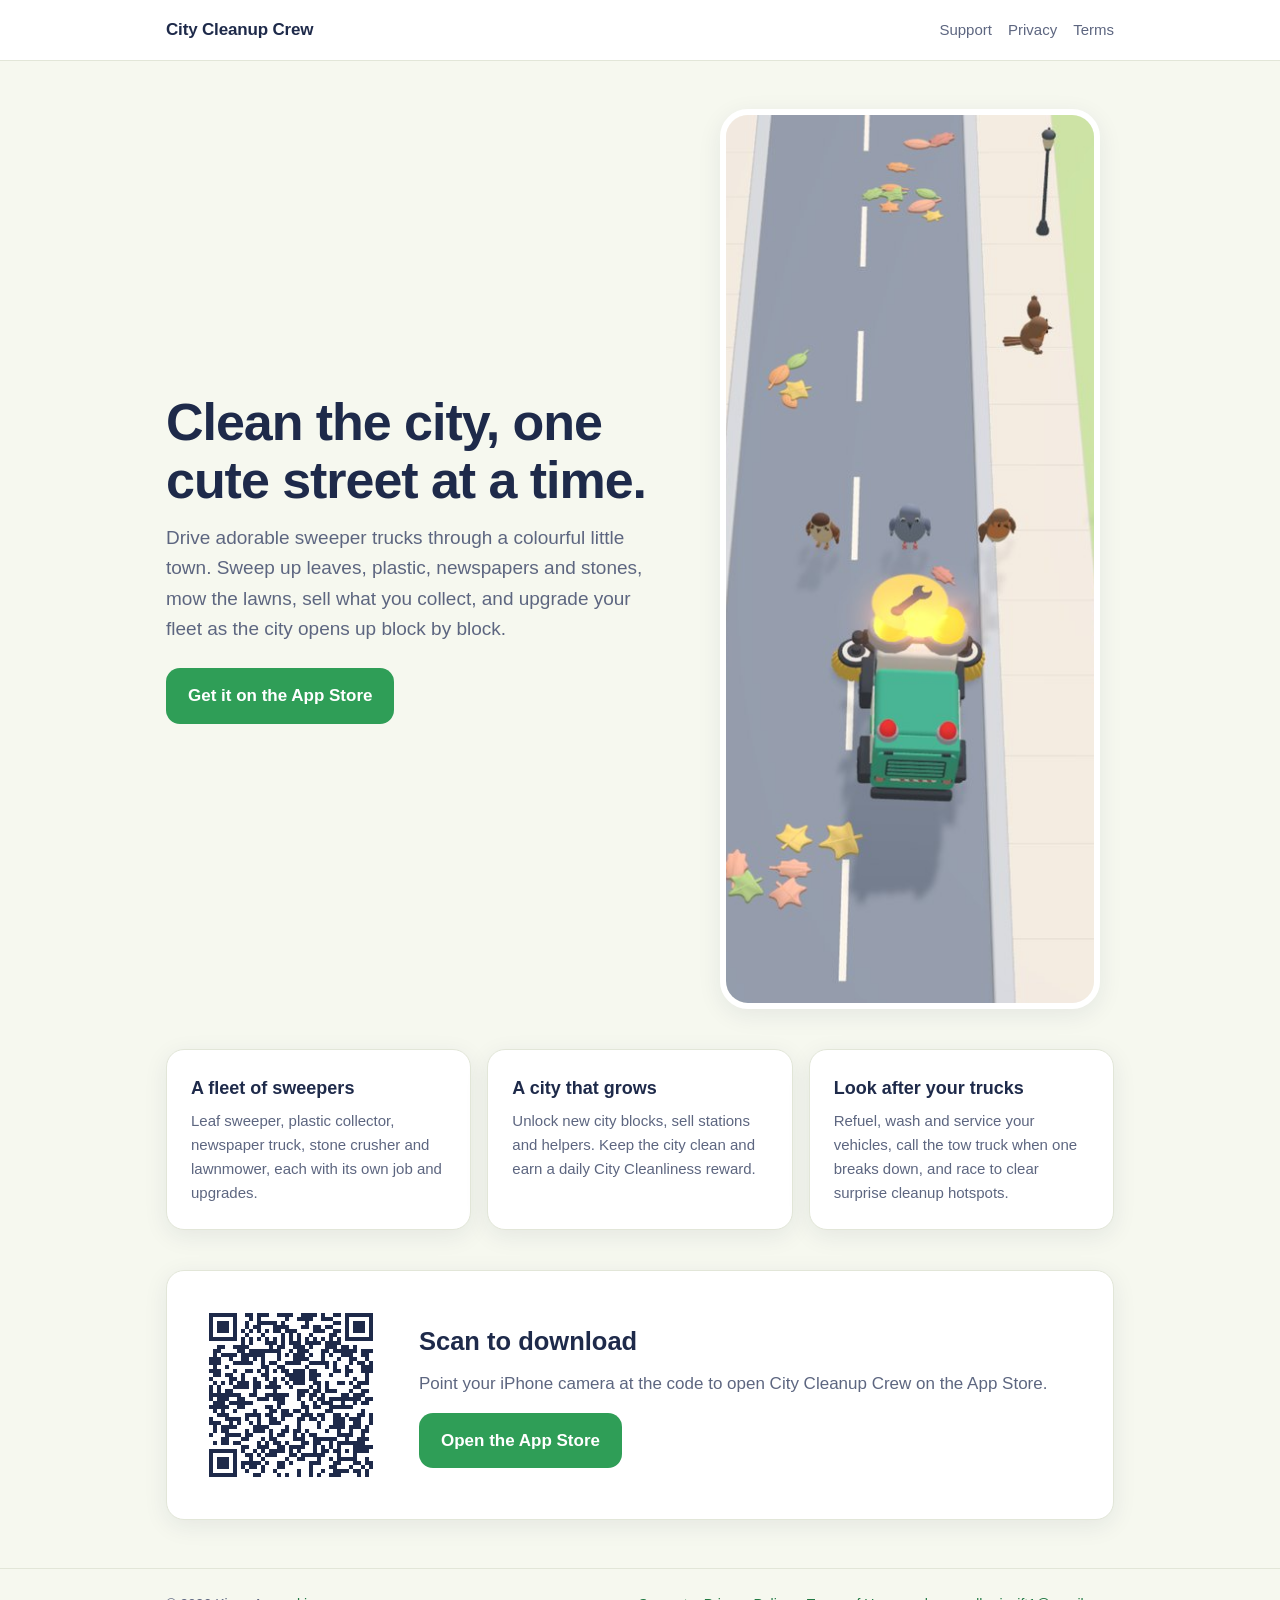
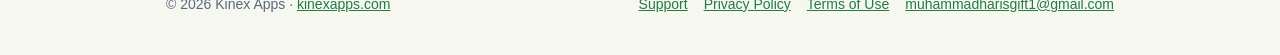
<file: index.html>
<!doctype html>
<html lang="en">
<head>
  <meta charset="utf-8">
  <meta name="viewport" content="width=device-width, initial-scale=1">
  <title>City Cleanup Crew</title>
  <meta name="description" content="City Cleanup Crew is a relaxing city-cleaning game for iPhone and iPad: drive cute sweeper trucks, clear leaves, plastic, newspapers and stones, and keep the whole city sparkling.">
  <link rel="stylesheet" href="assets/style.css">
</head>
<body>
  <header class="site">
    <div class="wrap">
      <a class="brand" href="./">City Cleanup Crew</a>
      <nav class="top" aria-label="Main">
        <a href="support/">Support</a>
        <a href="privacy/">Privacy</a>
        <a href="terms/">Terms</a>
      </nav>
    </div>
  </header>

  <main class="wrap">
    <section class="hero">
      <div>
        <h1>Clean the city, one cute street at a time.</h1>
        <p class="lead">Drive adorable sweeper trucks through a colourful little town. Sweep up leaves, plastic, newspapers and stones, mow the lawns, sell what you collect, and upgrade your fleet as the city opens up block by block.</p>
        <a class="cta" href="download/">Get it on the App Store</a>
      </div>
      <img class="shot" src="assets/hero.jpg" alt="A green sweeper truck driving down a leafy street in City Cleanup Crew, with three small birds on the road ahead" width="720" height="900">
    </section>

    <section class="grid3" aria-label="Features">
      <div class="card">
        <h3>A fleet of sweepers</h3>
        <p>Leaf sweeper, plastic collector, newspaper truck, stone crusher and lawnmower, each with its own job and upgrades.</p>
      </div>
      <div class="card">
        <h3>A city that grows</h3>
        <p>Unlock new city blocks, sell stations and helpers. Keep the city clean and earn a daily City Cleanliness reward.</p>
      </div>
      <div class="card">
        <h3>Look after your trucks</h3>
        <p>Refuel, wash and service your vehicles, call the tow truck when one breaks down, and race to clear surprise cleanup hotspots.</p>
      </div>
    </section>

    <section class="card download" aria-labelledby="dl">
      <img src="assets/qr-app-store.png" alt="QR code that opens City Cleanup Crew on the App Store" width="200" height="200">
      <div>
        <h2 id="dl">Scan to download</h2>
        <p>Point your iPhone camera at the code to open City Cleanup Crew on the App Store.</p>
        <a class="cta" href="download/">Open the App Store</a>
      </div>
    </section>
  </main>

  <footer class="site">
    <div class="wrap">
      <span>&copy; 2026 Kinex Apps &middot; <a href="https://kinexapps.com/">kinexapps.com</a></span>
      <nav aria-label="Legal">
        <a href="support/">Support</a>
        <a href="privacy/">Privacy Policy</a>
        <a href="terms/">Terms of Use</a>
        <a href="mailto:muhammadharisgift1@gmail.com">muhammadharisgift1@gmail.com</a>
      </nav>
    </div>
  </footer>
</body>
</html>
</file>
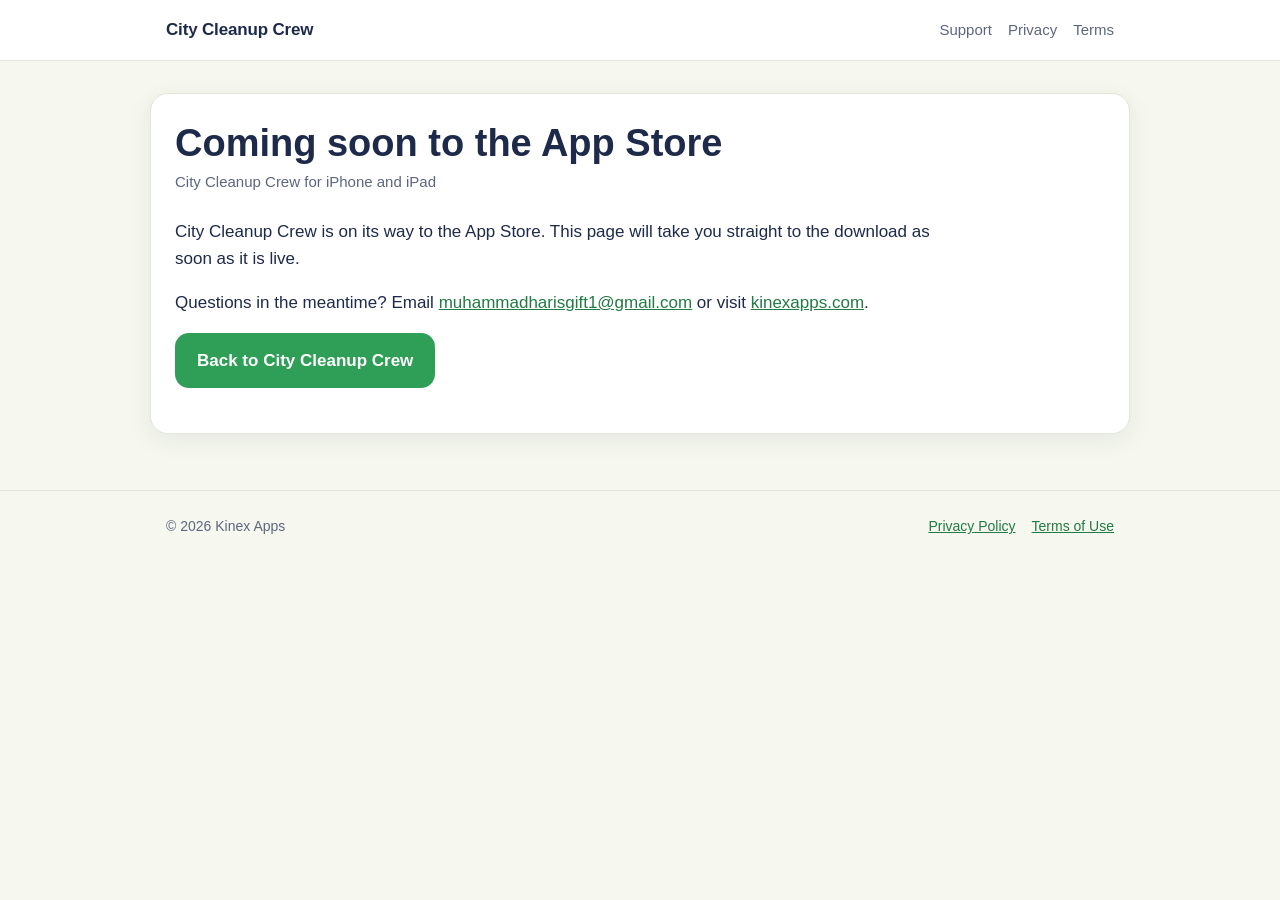
<file: download/index.html>
<!doctype html>
<html lang="en">
<head>
  <meta charset="utf-8">
  <meta name="viewport" content="width=device-width, initial-scale=1">
  <title>Download City Cleanup Crew</title>
  <meta name="description" content="Download City Cleanup Crew on the App Store.">
  <link rel="stylesheet" href="../assets/style.css">
  <script>
    // The QR code always points here, so it never needs to change.
    // Once the app is live, paste its App Store link below (App Store Connect > App Information > Apple ID),
    // e.g. "https://apps.apple.com/app/id1234567890". Visitors are then sent straight to the store.
    var APP_STORE_URL = "";
    if (APP_STORE_URL) { window.location.replace(APP_STORE_URL); }
  </script>
</head>
<body>
  <header class="site">
    <div class="wrap">
      <a class="brand" href="../">City Cleanup Crew</a>
      <nav class="top" aria-label="Main">
        <a href="../support/">Support</a>
        <a href="../privacy/">Privacy</a>
        <a href="../terms/">Terms</a>
      </nav>
    </div>
  </header>
  <main class="doc wrap">
    <div class="card">
      <h1>Coming soon to the App Store</h1>
      <p class="updated">City Cleanup Crew for iPhone and iPad</p>
      <p>City Cleanup Crew is on its way to the App Store. This page will take you straight to the download as soon as it is live.</p>
      <p>Questions in the meantime? Email <a href="mailto:muhammadharisgift1@gmail.com">muhammadharisgift1@gmail.com</a> or visit <a href="https://kinexapps.com/">kinexapps.com</a>.</p>
      <p><a class="cta" href="../">Back to City Cleanup Crew</a></p>
    </div>
  </main>
  <footer class="site">
    <div class="wrap">
      <span>&copy; 2026 Kinex Apps</span>
      <nav aria-label="Legal"><a href="../privacy/">Privacy Policy</a><a href="../terms/">Terms of Use</a></nav>
    </div>
  </footer>
</body>
</html>
</file>
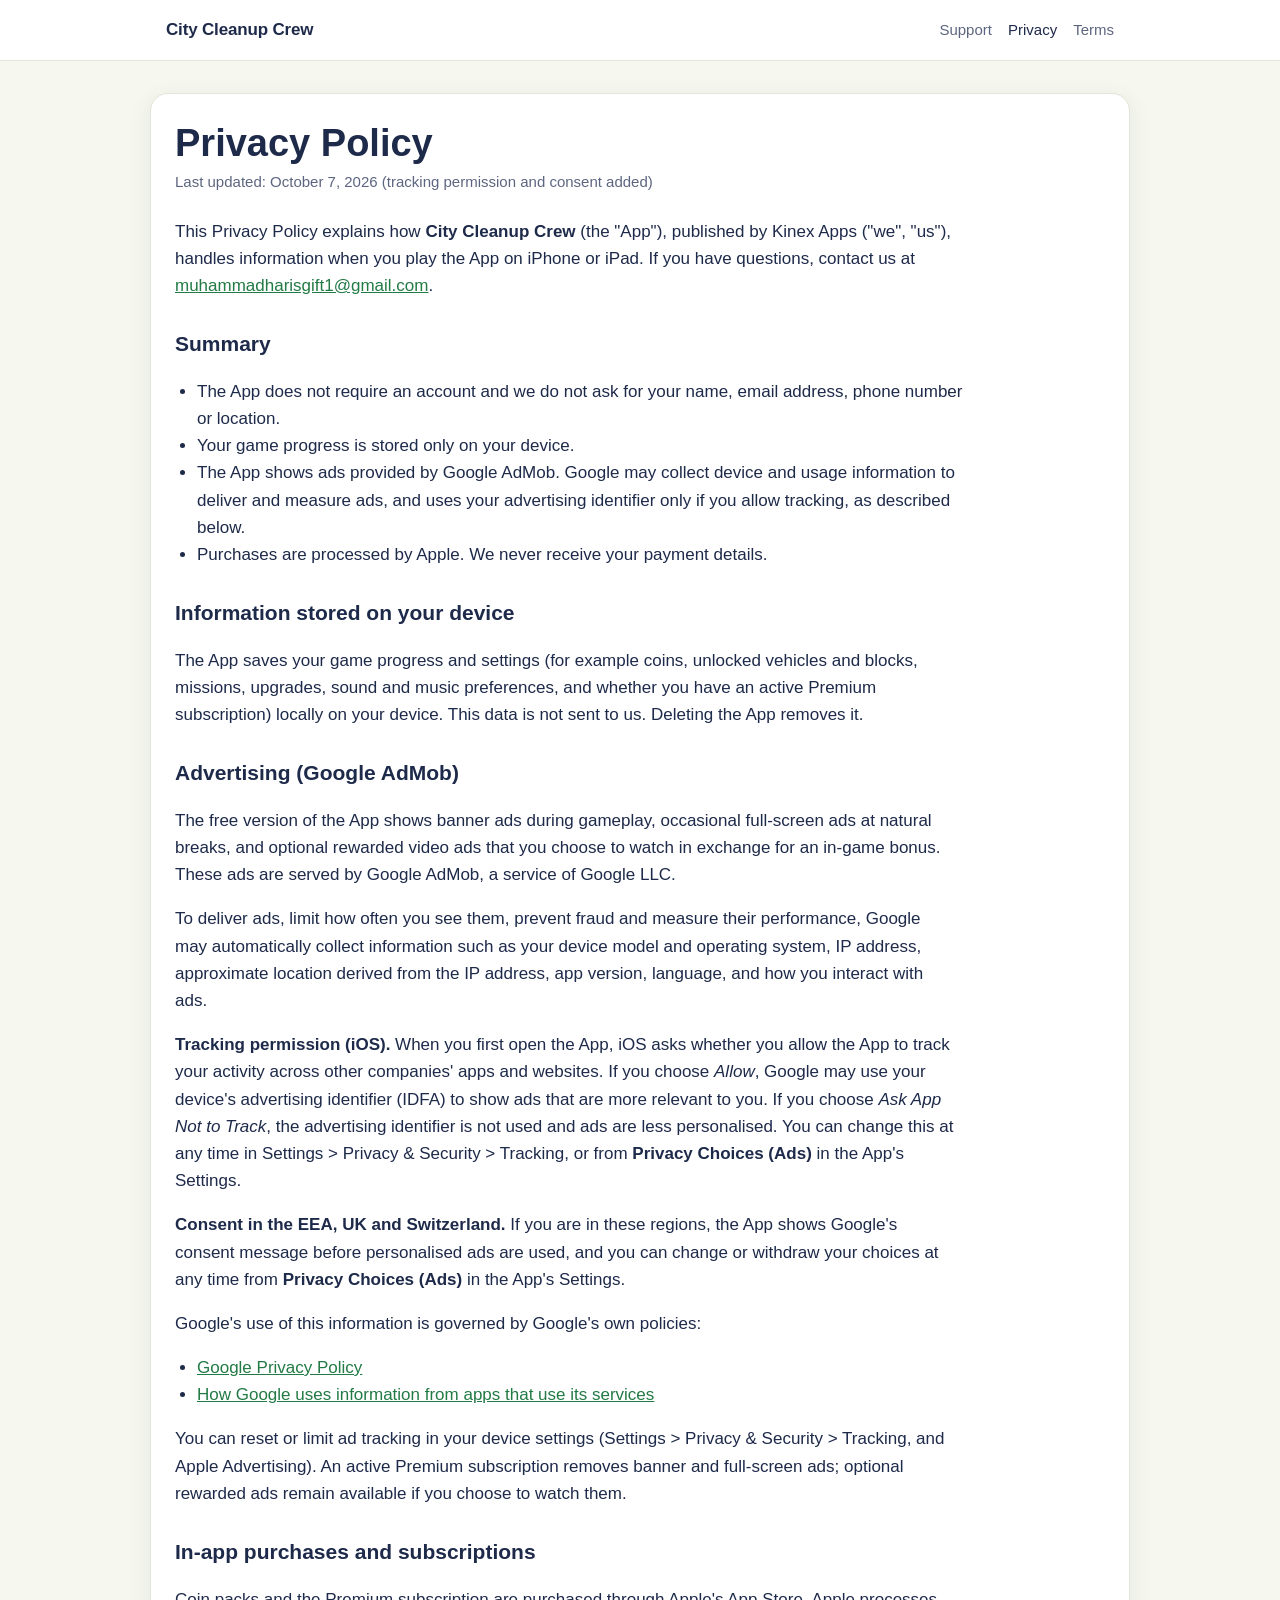
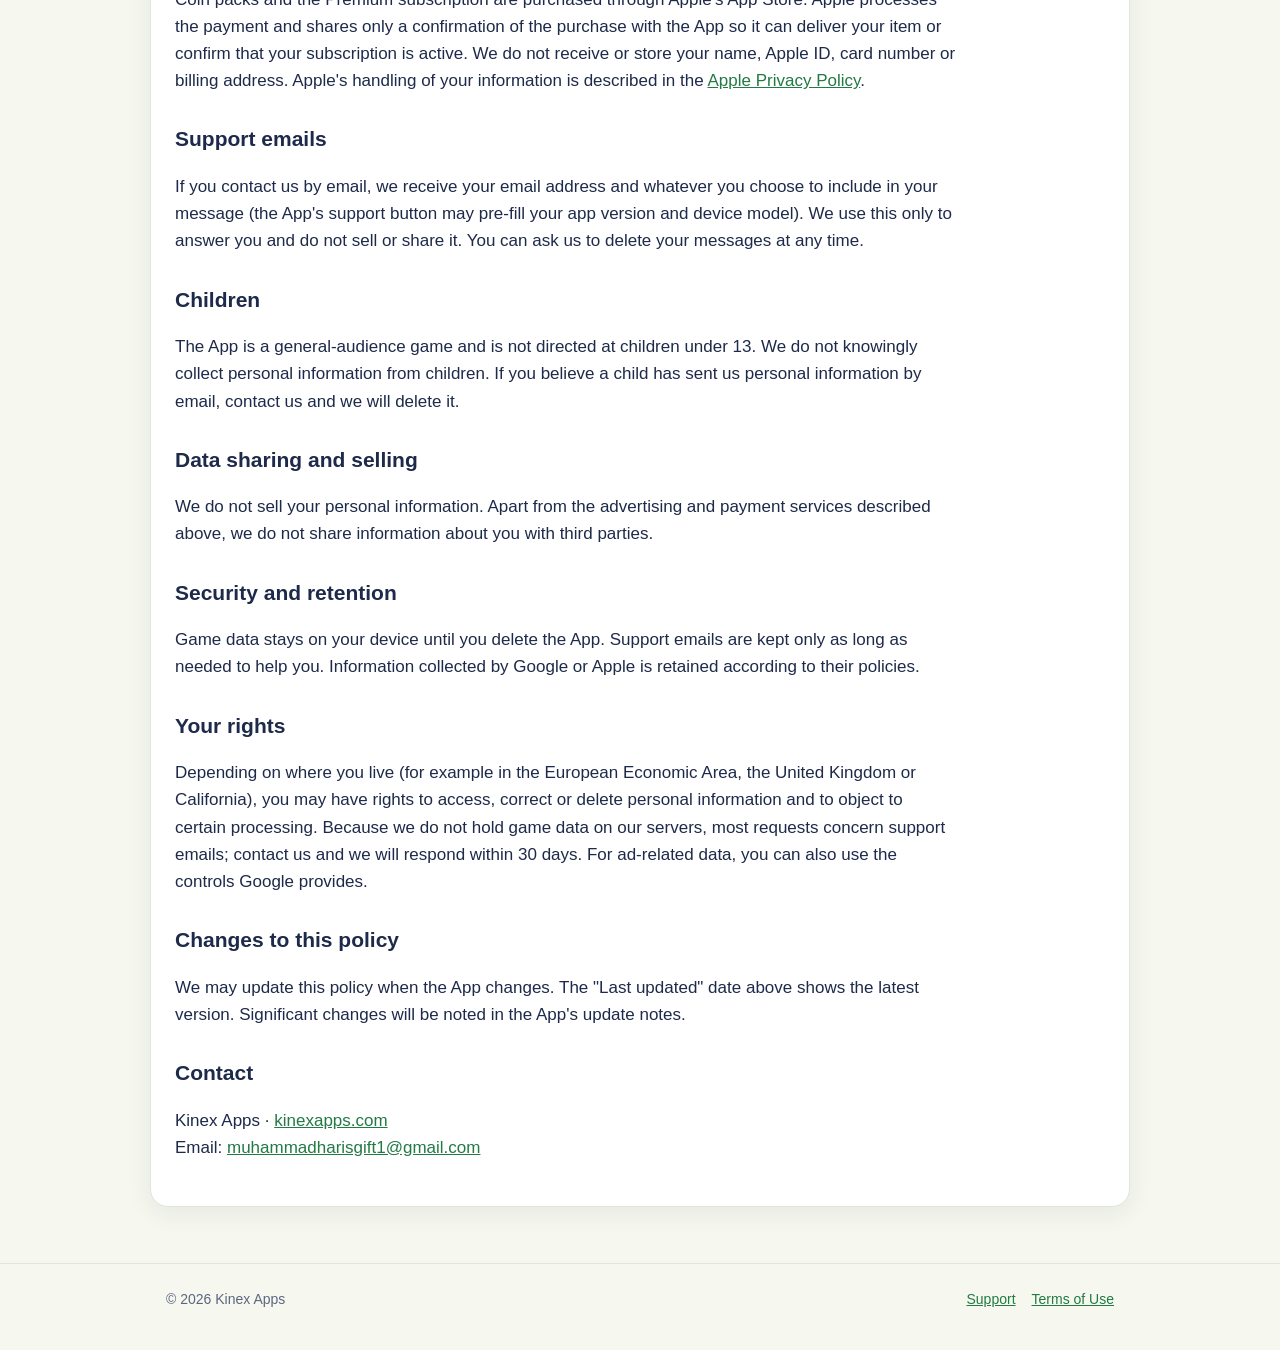
<file: privacy/index.html>
<!doctype html>
<html lang="en">
<head>
  <meta charset="utf-8">
  <meta name="viewport" content="width=device-width, initial-scale=1">
  <title>Privacy Policy - City Cleanup Crew</title>
  <meta name="description" content="Privacy Policy for the City Cleanup Crew game by Kinex Apps.">
  <link rel="stylesheet" href="../assets/style.css">
</head>
<body>
  <header class="site">
    <div class="wrap">
      <a class="brand" href="../">City Cleanup Crew</a>
      <nav class="top" aria-label="Main">
        <a href="../support/">Support</a>
        <a href="./" aria-current="page">Privacy</a>
        <a href="../terms/">Terms</a>
      </nav>
    </div>
  </header>
  <main class="doc wrap">
    <article class="card">
      <h1>Privacy Policy</h1>
      <p class="updated">Last updated: October 7, 2026 (tracking permission and consent added)</p>

      <p>This Privacy Policy explains how <strong>City Cleanup Crew</strong> (the "App"), published by Kinex Apps ("we", "us"), handles information when you play the App on iPhone or iPad. If you have questions, contact us at <a href="mailto:muhammadharisgift1@gmail.com">muhammadharisgift1@gmail.com</a>.</p>

      <h2>Summary</h2>
      <ul>
        <li>The App does not require an account and we do not ask for your name, email address, phone number or location.</li>
        <li>Your game progress is stored only on your device.</li>
        <li>The App shows ads provided by Google AdMob. Google may collect device and usage information to deliver and measure ads, and uses your advertising identifier only if you allow tracking, as described below.</li>
        <li>Purchases are processed by Apple. We never receive your payment details.</li>
      </ul>

      <h2>Information stored on your device</h2>
      <p>The App saves your game progress and settings (for example coins, unlocked vehicles and blocks, missions, upgrades, sound and music preferences, and whether you have an active Premium subscription) locally on your device. This data is not sent to us. Deleting the App removes it.</p>

      <h2>Advertising (Google AdMob)</h2>
      <p>The free version of the App shows banner ads during gameplay, occasional full-screen ads at natural breaks, and optional rewarded video ads that you choose to watch in exchange for an in-game bonus. These ads are served by Google AdMob, a service of Google LLC.</p>
      <p>To deliver ads, limit how often you see them, prevent fraud and measure their performance, Google may automatically collect information such as your device model and operating system, IP address, approximate location derived from the IP address, app version, language, and how you interact with ads.</p>
      <p><strong>Tracking permission (iOS).</strong> When you first open the App, iOS asks whether you allow the App to track your activity across other companies' apps and websites. If you choose <em>Allow</em>, Google may use your device's advertising identifier (IDFA) to show ads that are more relevant to you. If you choose <em>Ask App Not to Track</em>, the advertising identifier is not used and ads are less personalised. You can change this at any time in Settings &gt; Privacy &amp; Security &gt; Tracking, or from <strong>Privacy Choices (Ads)</strong> in the App's Settings.</p>
      <p><strong>Consent in the EEA, UK and Switzerland.</strong> If you are in these regions, the App shows Google's consent message before personalised ads are used, and you can change or withdraw your choices at any time from <strong>Privacy Choices (Ads)</strong> in the App's Settings.</p>
      <p>Google's use of this information is governed by Google's own policies:</p>
      <ul>
        <li><a href="https://policies.google.com/privacy">Google Privacy Policy</a></li>
        <li><a href="https://policies.google.com/technologies/ads">How Google uses information from apps that use its services</a></li>
      </ul>
      <p>You can reset or limit ad tracking in your device settings (Settings &gt; Privacy &amp; Security &gt; Tracking, and Apple Advertising). An active Premium subscription removes banner and full-screen ads; optional rewarded ads remain available if you choose to watch them.</p>

      <h2>In-app purchases and subscriptions</h2>
      <p>Coin packs and the Premium subscription are purchased through Apple's App Store. Apple processes the payment and shares only a confirmation of the purchase with the App so it can deliver your item or confirm that your subscription is active. We do not receive or store your name, Apple ID, card number or billing address. Apple's handling of your information is described in the <a href="https://www.apple.com/legal/privacy/">Apple Privacy Policy</a>.</p>

      <h2>Support emails</h2>
      <p>If you contact us by email, we receive your email address and whatever you choose to include in your message (the App's support button may pre-fill your app version and device model). We use this only to answer you and do not sell or share it. You can ask us to delete your messages at any time.</p>

      <h2>Children</h2>
      <p>The App is a general-audience game and is not directed at children under 13. We do not knowingly collect personal information from children. If you believe a child has sent us personal information by email, contact us and we will delete it.</p>

      <h2>Data sharing and selling</h2>
      <p>We do not sell your personal information. Apart from the advertising and payment services described above, we do not share information about you with third parties.</p>

      <h2>Security and retention</h2>
      <p>Game data stays on your device until you delete the App. Support emails are kept only as long as needed to help you. Information collected by Google or Apple is retained according to their policies.</p>

      <h2>Your rights</h2>
      <p>Depending on where you live (for example in the European Economic Area, the United Kingdom or California), you may have rights to access, correct or delete personal information and to object to certain processing. Because we do not hold game data on our servers, most requests concern support emails; contact us and we will respond within 30 days. For ad-related data, you can also use the controls Google provides.</p>

      <h2>Changes to this policy</h2>
      <p>We may update this policy when the App changes. The "Last updated" date above shows the latest version. Significant changes will be noted in the App's update notes.</p>

      <h2>Contact</h2>
      <p>Kinex Apps &middot; <a href="https://kinexapps.com/">kinexapps.com</a><br>
      Email: <a href="mailto:muhammadharisgift1@gmail.com">muhammadharisgift1@gmail.com</a></p>
    </article>
  </main>
  <footer class="site">
    <div class="wrap">
      <span>&copy; 2026 Kinex Apps</span>
      <nav aria-label="Legal"><a href="../support/">Support</a><a href="../terms/">Terms of Use</a></nav>
    </div>
  </footer>
</body>
</html>
</file>
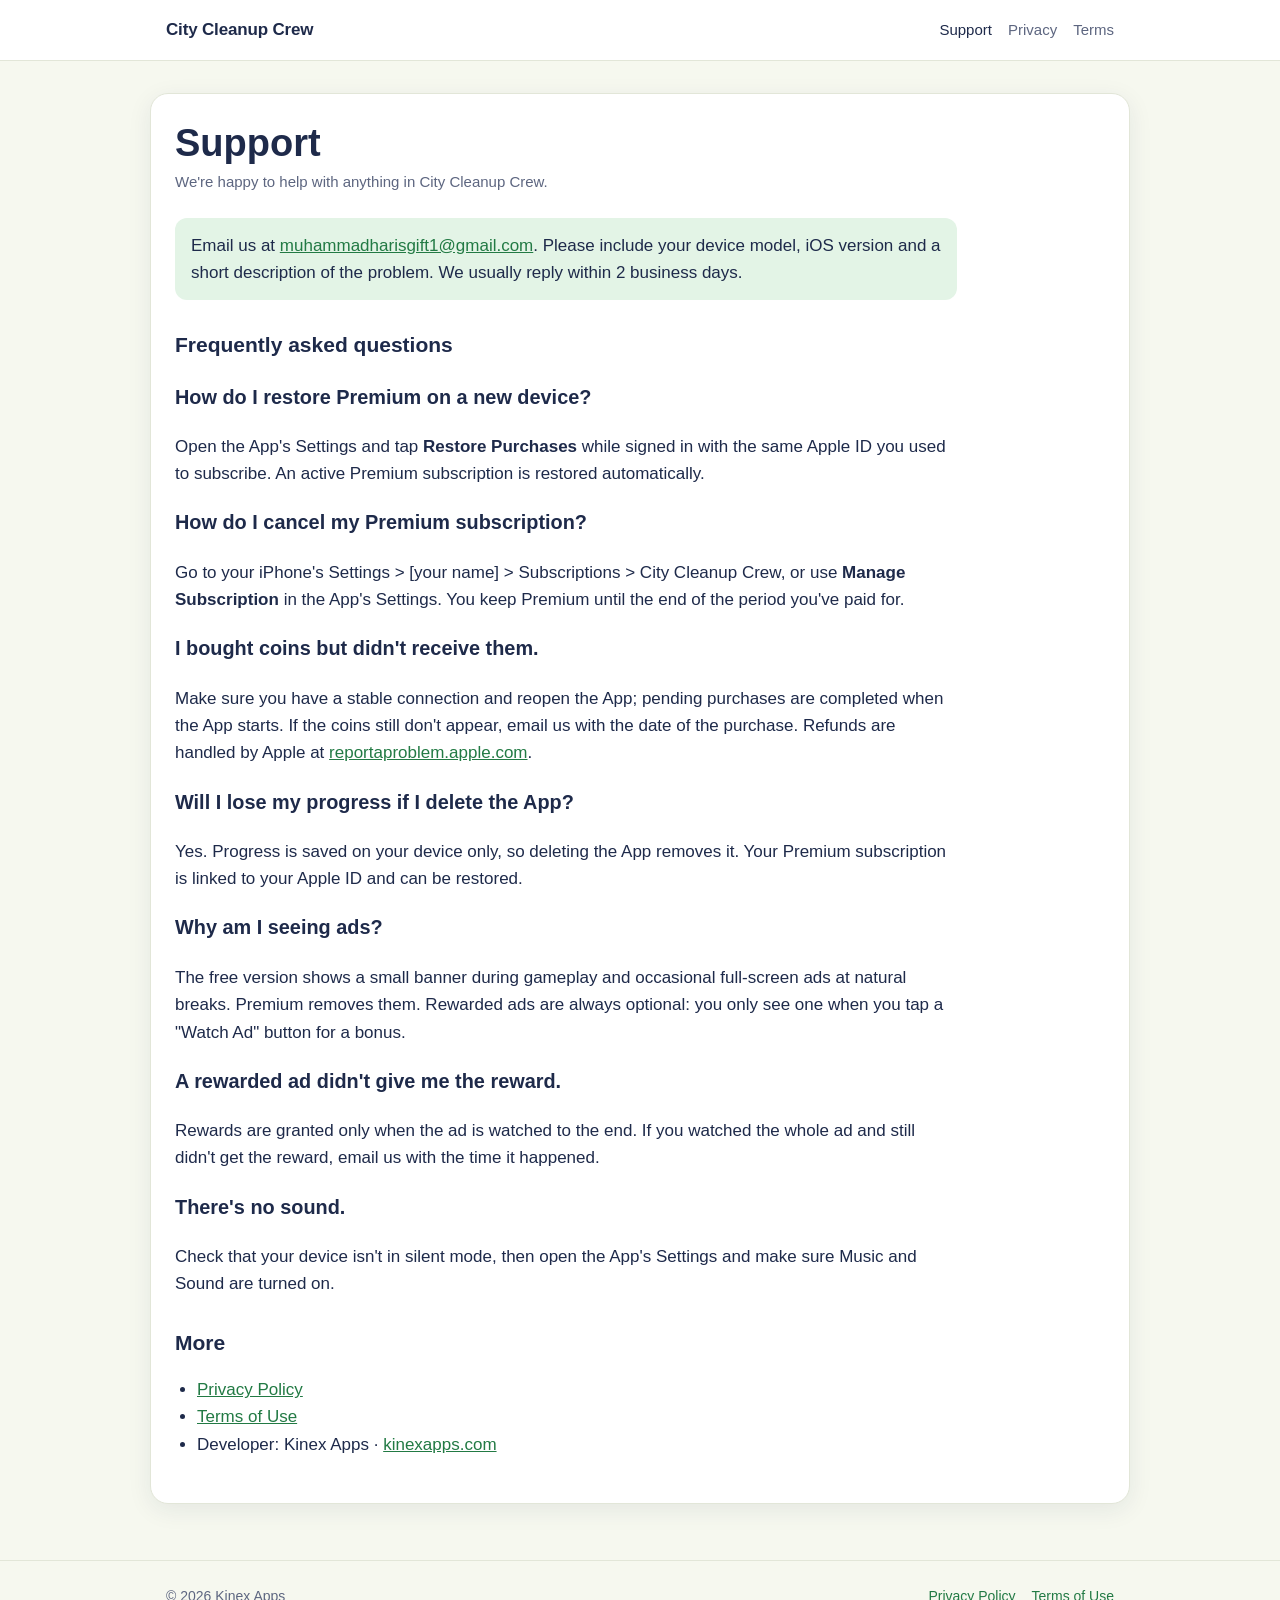
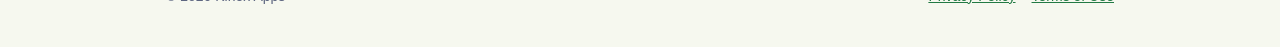
<file: support/index.html>
<!doctype html>
<html lang="en">
<head>
  <meta charset="utf-8">
  <meta name="viewport" content="width=device-width, initial-scale=1">
  <title>Support - City Cleanup Crew</title>
  <meta name="description" content="Help and contact for the City Cleanup Crew game by Kinex Apps.">
  <link rel="stylesheet" href="../assets/style.css">
</head>
<body>
  <header class="site">
    <div class="wrap">
      <a class="brand" href="../">City Cleanup Crew</a>
      <nav class="top" aria-label="Main">
        <a href="./" aria-current="page">Support</a>
        <a href="../privacy/">Privacy</a>
        <a href="../terms/">Terms</a>
      </nav>
    </div>
  </header>
  <main class="doc wrap">
    <article class="card">
      <h1>Support</h1>
      <p class="updated">We're happy to help with anything in City Cleanup Crew.</p>

      <p class="note">Email us at <a href="mailto:muhammadharisgift1@gmail.com?subject=City%20Cleanup%20Crew%20Support">muhammadharisgift1@gmail.com</a>. Please include your device model, iOS version and a short description of the problem. We usually reply within 2 business days.</p>

      <h2>Frequently asked questions</h2>

      <h3>How do I restore Premium on a new device?</h3>
      <p>Open the App's Settings and tap <strong>Restore Purchases</strong> while signed in with the same Apple ID you used to subscribe. An active Premium subscription is restored automatically.</p>

      <h3>How do I cancel my Premium subscription?</h3>
      <p>Go to your iPhone's Settings &gt; [your name] &gt; Subscriptions &gt; City Cleanup Crew, or use <strong>Manage Subscription</strong> in the App's Settings. You keep Premium until the end of the period you've paid for.</p>

      <h3>I bought coins but didn't receive them.</h3>
      <p>Make sure you have a stable connection and reopen the App; pending purchases are completed when the App starts. If the coins still don't appear, email us with the date of the purchase. Refunds are handled by Apple at <a href="https://reportaproblem.apple.com/">reportaproblem.apple.com</a>.</p>

      <h3>Will I lose my progress if I delete the App?</h3>
      <p>Yes. Progress is saved on your device only, so deleting the App removes it. Your Premium subscription is linked to your Apple ID and can be restored.</p>

      <h3>Why am I seeing ads?</h3>
      <p>The free version shows a small banner during gameplay and occasional full-screen ads at natural breaks. Premium removes them. Rewarded ads are always optional: you only see one when you tap a "Watch Ad" button for a bonus.</p>

      <h3>A rewarded ad didn't give me the reward.</h3>
      <p>Rewards are granted only when the ad is watched to the end. If you watched the whole ad and still didn't get the reward, email us with the time it happened.</p>

      <h3>There's no sound.</h3>
      <p>Check that your device isn't in silent mode, then open the App's Settings and make sure Music and Sound are turned on.</p>

      <h2>More</h2>
      <ul>
        <li><a href="../privacy/">Privacy Policy</a></li>
        <li><a href="../terms/">Terms of Use</a></li>
        <li>Developer: Kinex Apps &middot; <a href="https://kinexapps.com/">kinexapps.com</a></li>
      </ul>
    </article>
  </main>
  <footer class="site">
    <div class="wrap">
      <span>&copy; 2026 Kinex Apps</span>
      <nav aria-label="Legal"><a href="../privacy/">Privacy Policy</a><a href="../terms/">Terms of Use</a></nav>
    </div>
  </footer>
</body>
</html>
</file>
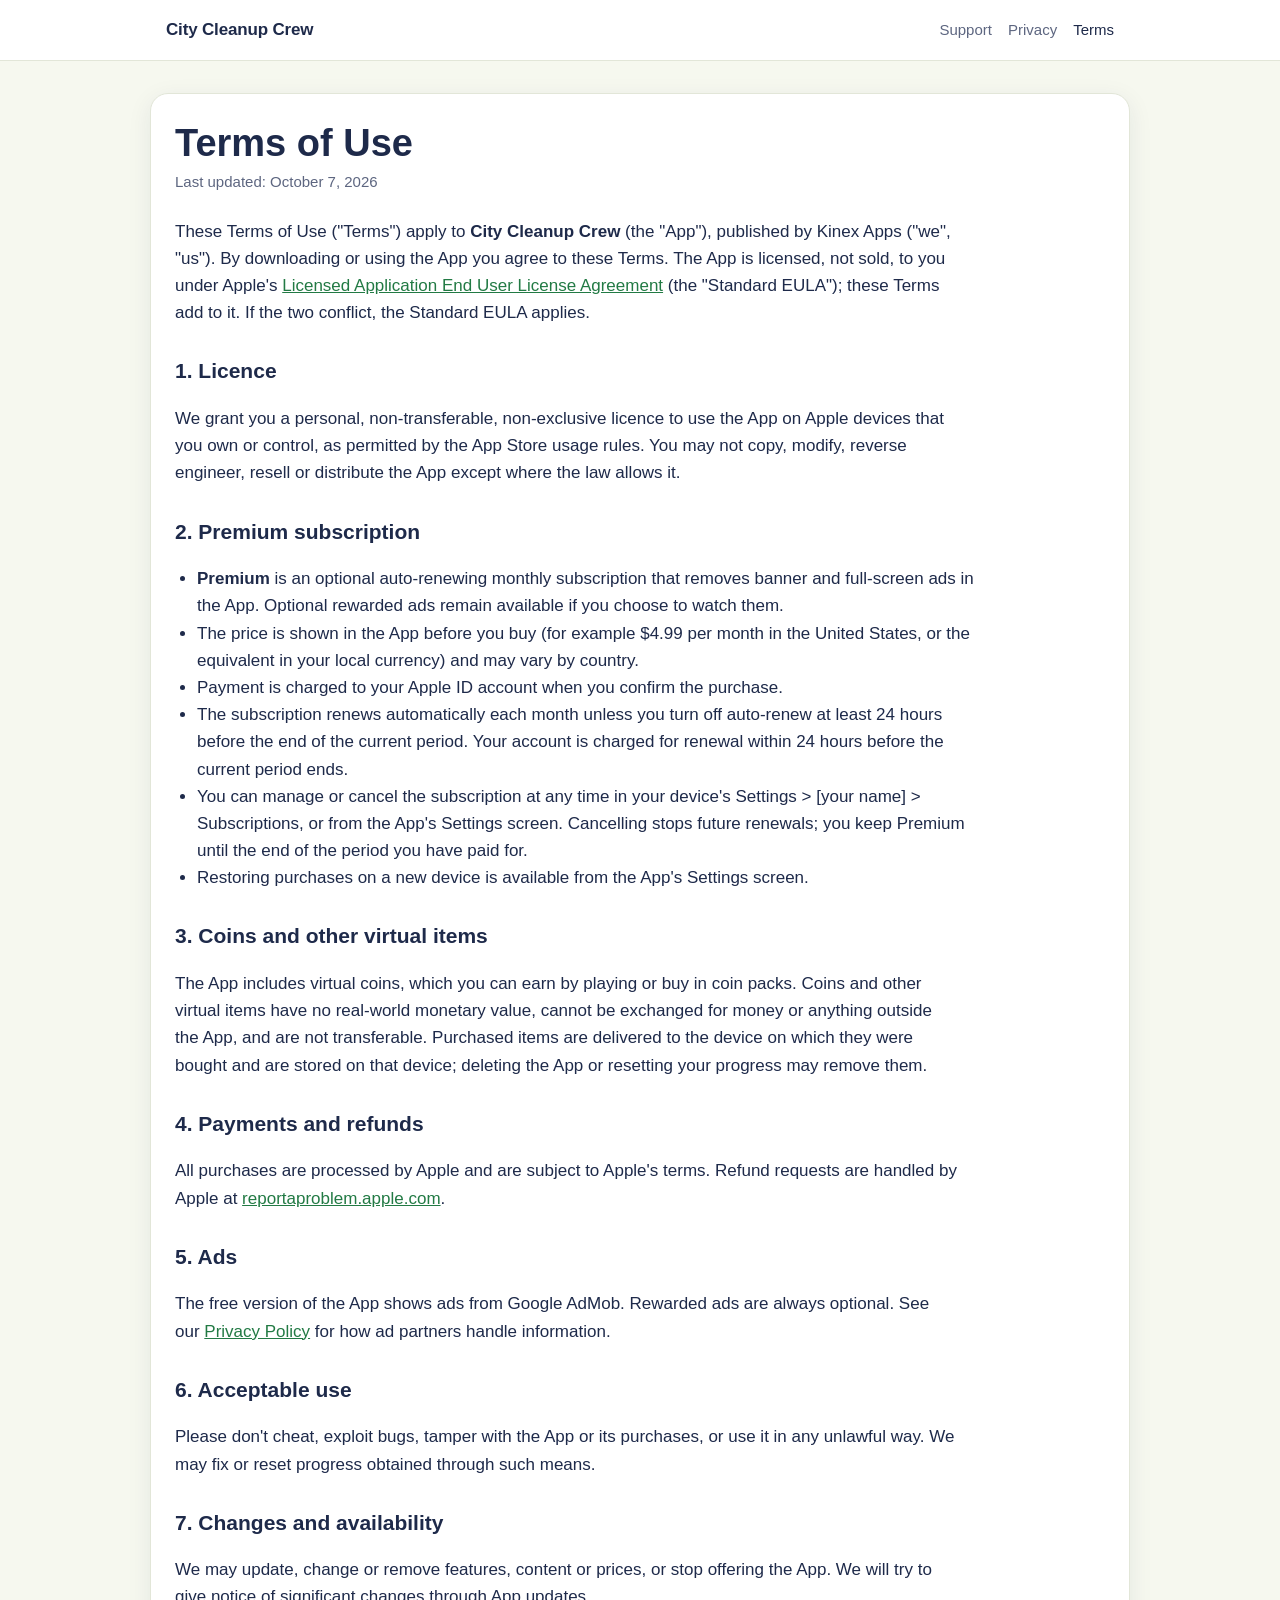
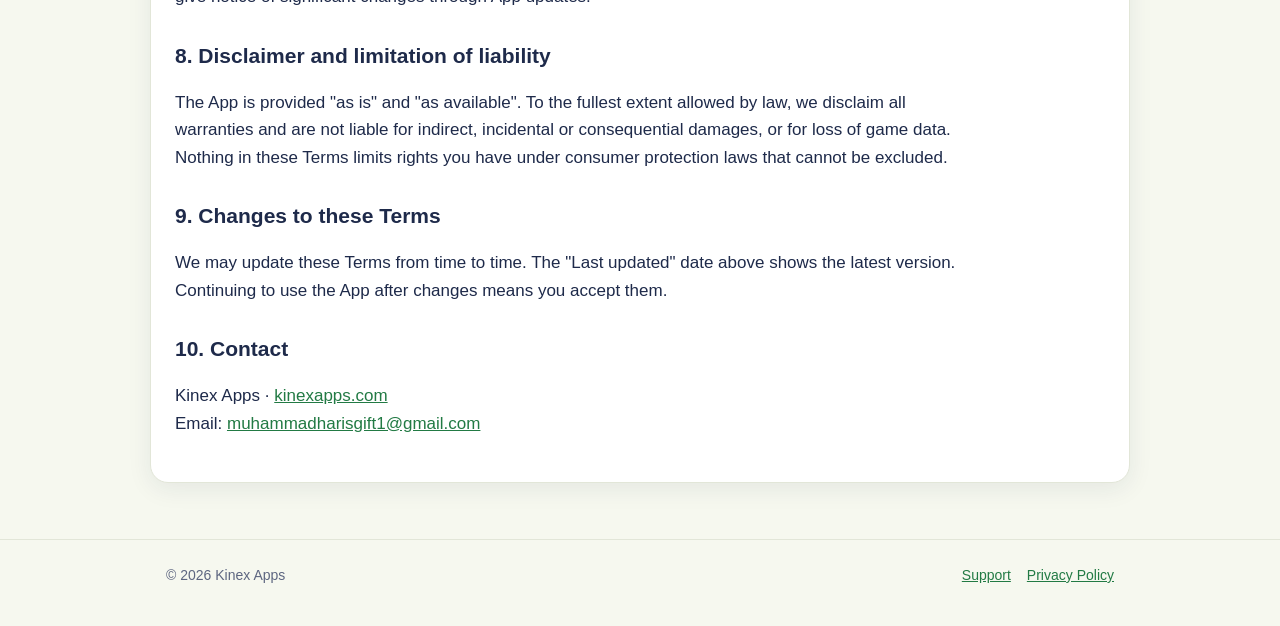
<file: terms/index.html>
<!doctype html>
<html lang="en">
<head>
  <meta charset="utf-8">
  <meta name="viewport" content="width=device-width, initial-scale=1">
  <title>Terms of Use - City Cleanup Crew</title>
  <meta name="description" content="Terms of Use (EULA) for the City Cleanup Crew game by Kinex Apps, including the Premium subscription.">
  <link rel="stylesheet" href="../assets/style.css">
</head>
<body>
  <header class="site">
    <div class="wrap">
      <a class="brand" href="../">City Cleanup Crew</a>
      <nav class="top" aria-label="Main">
        <a href="../support/">Support</a>
        <a href="../privacy/">Privacy</a>
        <a href="./" aria-current="page">Terms</a>
      </nav>
    </div>
  </header>
  <main class="doc wrap">
    <article class="card">
      <h1>Terms of Use</h1>
      <p class="updated">Last updated: October 7, 2026</p>

      <p>These Terms of Use ("Terms") apply to <strong>City Cleanup Crew</strong> (the "App"), published by Kinex Apps ("we", "us"). By downloading or using the App you agree to these Terms. The App is licensed, not sold, to you under Apple's <a href="https://www.apple.com/legal/internet-services/itunes/dev/stdeula/">Licensed Application End User License Agreement</a> (the "Standard EULA"); these Terms add to it. If the two conflict, the Standard EULA applies.</p>

      <h2>1. Licence</h2>
      <p>We grant you a personal, non-transferable, non-exclusive licence to use the App on Apple devices that you own or control, as permitted by the App Store usage rules. You may not copy, modify, reverse engineer, resell or distribute the App except where the law allows it.</p>

      <h2>2. Premium subscription</h2>
      <ul>
        <li><strong>Premium</strong> is an optional auto-renewing monthly subscription that removes banner and full-screen ads in the App. Optional rewarded ads remain available if you choose to watch them.</li>
        <li>The price is shown in the App before you buy (for example $4.99 per month in the United States, or the equivalent in your local currency) and may vary by country.</li>
        <li>Payment is charged to your Apple ID account when you confirm the purchase.</li>
        <li>The subscription renews automatically each month unless you turn off auto-renew at least 24 hours before the end of the current period. Your account is charged for renewal within 24 hours before the current period ends.</li>
        <li>You can manage or cancel the subscription at any time in your device's Settings &gt; [your name] &gt; Subscriptions, or from the App's Settings screen. Cancelling stops future renewals; you keep Premium until the end of the period you have paid for.</li>
        <li>Restoring purchases on a new device is available from the App's Settings screen.</li>
      </ul>

      <h2>3. Coins and other virtual items</h2>
      <p>The App includes virtual coins, which you can earn by playing or buy in coin packs. Coins and other virtual items have no real-world monetary value, cannot be exchanged for money or anything outside the App, and are not transferable. Purchased items are delivered to the device on which they were bought and are stored on that device; deleting the App or resetting your progress may remove them.</p>

      <h2>4. Payments and refunds</h2>
      <p>All purchases are processed by Apple and are subject to Apple's terms. Refund requests are handled by Apple at <a href="https://reportaproblem.apple.com/">reportaproblem.apple.com</a>.</p>

      <h2>5. Ads</h2>
      <p>The free version of the App shows ads from Google AdMob. Rewarded ads are always optional. See our <a href="../privacy/">Privacy Policy</a> for how ad partners handle information.</p>

      <h2>6. Acceptable use</h2>
      <p>Please don't cheat, exploit bugs, tamper with the App or its purchases, or use it in any unlawful way. We may fix or reset progress obtained through such means.</p>

      <h2>7. Changes and availability</h2>
      <p>We may update, change or remove features, content or prices, or stop offering the App. We will try to give notice of significant changes through App updates.</p>

      <h2>8. Disclaimer and limitation of liability</h2>
      <p>The App is provided "as is" and "as available". To the fullest extent allowed by law, we disclaim all warranties and are not liable for indirect, incidental or consequential damages, or for loss of game data. Nothing in these Terms limits rights you have under consumer protection laws that cannot be excluded.</p>

      <h2>9. Changes to these Terms</h2>
      <p>We may update these Terms from time to time. The "Last updated" date above shows the latest version. Continuing to use the App after changes means you accept them.</p>

      <h2>10. Contact</h2>
      <p>Kinex Apps &middot; <a href="https://kinexapps.com/">kinexapps.com</a><br>
      Email: <a href="mailto:muhammadharisgift1@gmail.com">muhammadharisgift1@gmail.com</a></p>
    </article>
  </main>
  <footer class="site">
    <div class="wrap">
      <span>&copy; 2026 Kinex Apps</span>
      <nav aria-label="Legal"><a href="../support/">Support</a><a href="../privacy/">Privacy Policy</a></nav>
    </div>
  </footer>
</body>
</html>
</file>
<file: assets/style.css>
:root {
  --bg: #f6f8ef;
  --surface: #ffffff;
  --ink: #1e2a4a;
  --muted: #5d6680;
  --line: #e2e6d8;
  --accent: #2f9e57;
  --accent-ink: #ffffff;
  --accent-soft: #e3f4e6;
  --link: #227a44;
  --radius: 18px;
  --shadow: 0 6px 24px rgba(30, 42, 74, 0.08);
  color-scheme: light;
}
@media (prefers-color-scheme: dark) {
  :root {
    --bg: #12161f;
    --surface: #1b2130;
    --ink: #eef1f7;
    --muted: #a7b0c4;
    --line: #2b3346;
    --accent: #4cc477;
    --accent-ink: #0d1a12;
    --accent-soft: #1f3a2a;
    --link: #74d69a;
    --shadow: 0 6px 24px rgba(0, 0, 0, 0.35);
    color-scheme: dark;
  }
}
* { box-sizing: border-box; }
html { -webkit-text-size-adjust: 100%; }
body {
  margin: 0;
  background: var(--bg);
  color: var(--ink);
  font: 17px/1.6 -apple-system, BlinkMacSystemFont, "SF Pro Text", "Segoe UI", Roboto, Helvetica, Arial, sans-serif;
}
a { color: var(--link); }
a:focus-visible, button:focus-visible { outline: 3px solid var(--accent); outline-offset: 2px; border-radius: 6px; }
.wrap { max-width: 980px; margin: 0 auto; padding: 0 16px; }
header.site {
  border-bottom: 1px solid var(--line);
  background: var(--surface);
}
header.site .wrap { display: flex; align-items: center; justify-content: space-between; gap: 12px; min-height: 60px; flex-wrap: wrap; }
.brand { font-weight: 800; text-decoration: none; color: var(--ink); letter-spacing: -0.01em; }
nav.top { display: flex; gap: 16px; flex-wrap: wrap; font-size: 15px; }
nav.top a { text-decoration: none; color: var(--muted); }
nav.top a:hover, nav.top a[aria-current="page"] { color: var(--ink); }

.hero { display: grid; grid-template-columns: 1.1fr 0.9fr; gap: 40px; align-items: center; padding: 48px 0 32px; }
.hero h1 { font-size: clamp(34px, 6vw, 52px); line-height: 1.1; margin: 0 0 14px; letter-spacing: -0.02em; }
.hero p.lead { font-size: 19px; color: var(--muted); margin: 0 0 24px; max-width: 34em; }
.hero img.shot { width: 100%; max-width: 380px; justify-self: center; border-radius: 28px; box-shadow: var(--shadow); border: 6px solid var(--surface); aspect-ratio: 4 / 5; object-fit: cover; }
.cta { display: inline-flex; align-items: center; gap: 10px; background: var(--accent); color: var(--accent-ink); text-decoration: none; font-weight: 700; padding: 14px 22px; border-radius: 14px; }
.cta:hover { filter: brightness(1.05); }

.card { background: var(--surface); border: 1px solid var(--line); border-radius: var(--radius); box-shadow: var(--shadow); padding: 24px; }
.grid3 { display: grid; grid-template-columns: repeat(3, 1fr); gap: 16px; margin: 8px 0 40px; }
.grid3 h3 { margin: 0 0 6px; font-size: 18px; }
.grid3 p { margin: 0; color: var(--muted); font-size: 15px; }

.download { display: grid; grid-template-columns: auto 1fr; gap: 28px; align-items: center; margin-bottom: 48px; }
.download img { width: 200px; height: 200px; border-radius: 12px; background: #fff; padding: 6px; }
.download h2 { margin: 0 0 8px; }
.download p { margin: 0 0 16px; color: var(--muted); }

main.doc { padding: 32px 0 56px; }
main.doc .card { padding: 28px 24px; }
main.doc h1 { font-size: clamp(28px, 5vw, 38px); line-height: 1.15; margin: 0 0 4px; }
main.doc .updated { color: var(--muted); margin: 0 0 24px; font-size: 15px; }
main.doc h2 { font-size: 21px; margin: 28px 0 8px; }
main.doc p, main.doc li { max-width: 46em; }
main.doc ul { padding-left: 22px; }
.note { background: var(--accent-soft); border-radius: 12px; padding: 14px 16px; }

footer.site { border-top: 1px solid var(--line); padding: 24px 0 40px; color: var(--muted); font-size: 14px; }
footer.site .wrap { display: flex; flex-wrap: wrap; gap: 8px 20px; justify-content: space-between; }
footer.site nav { display: flex; flex-wrap: wrap; gap: 8px 16px; }

@media (max-width: 760px) {
  .hero { grid-template-columns: 1fr; gap: 28px; padding-top: 32px; }
  .hero img.shot { max-width: 300px; }
  .grid3 { grid-template-columns: 1fr; }
  .download { grid-template-columns: 1fr; justify-items: center; text-align: center; }
}
</file>
